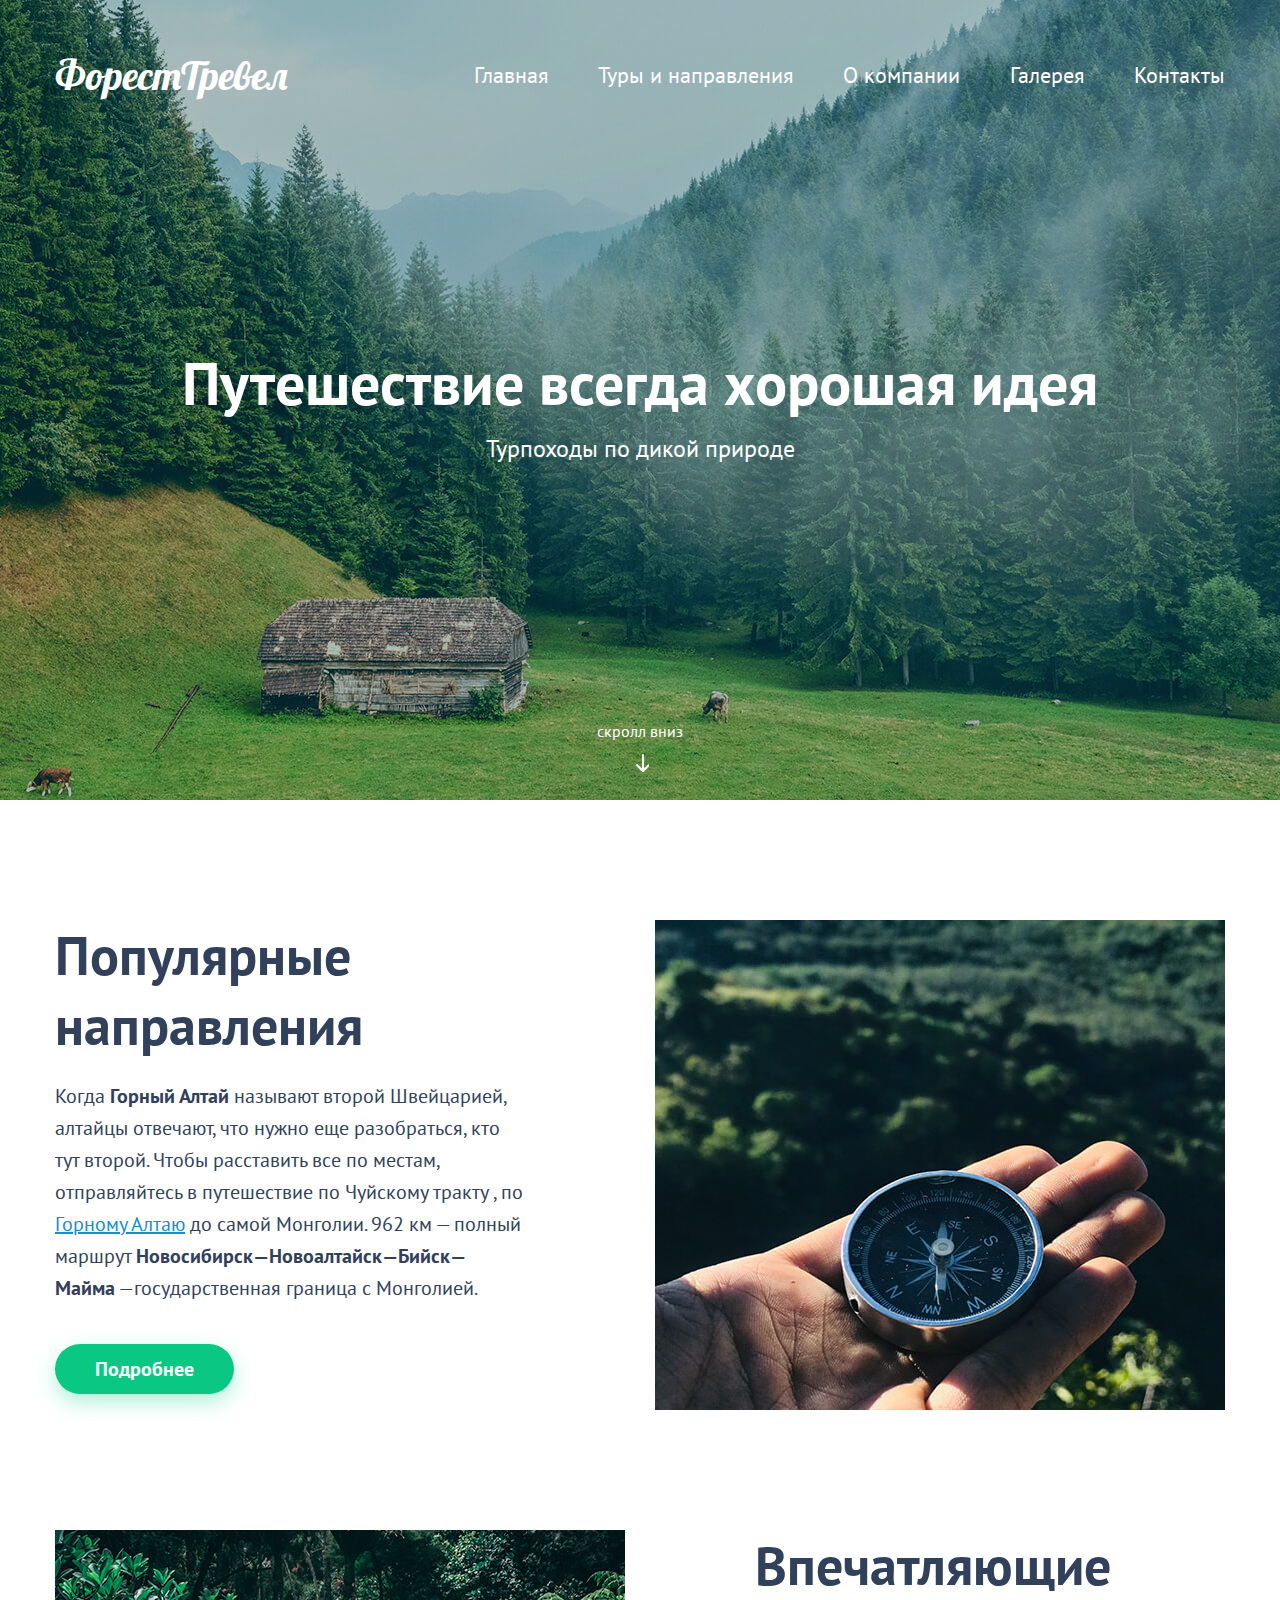
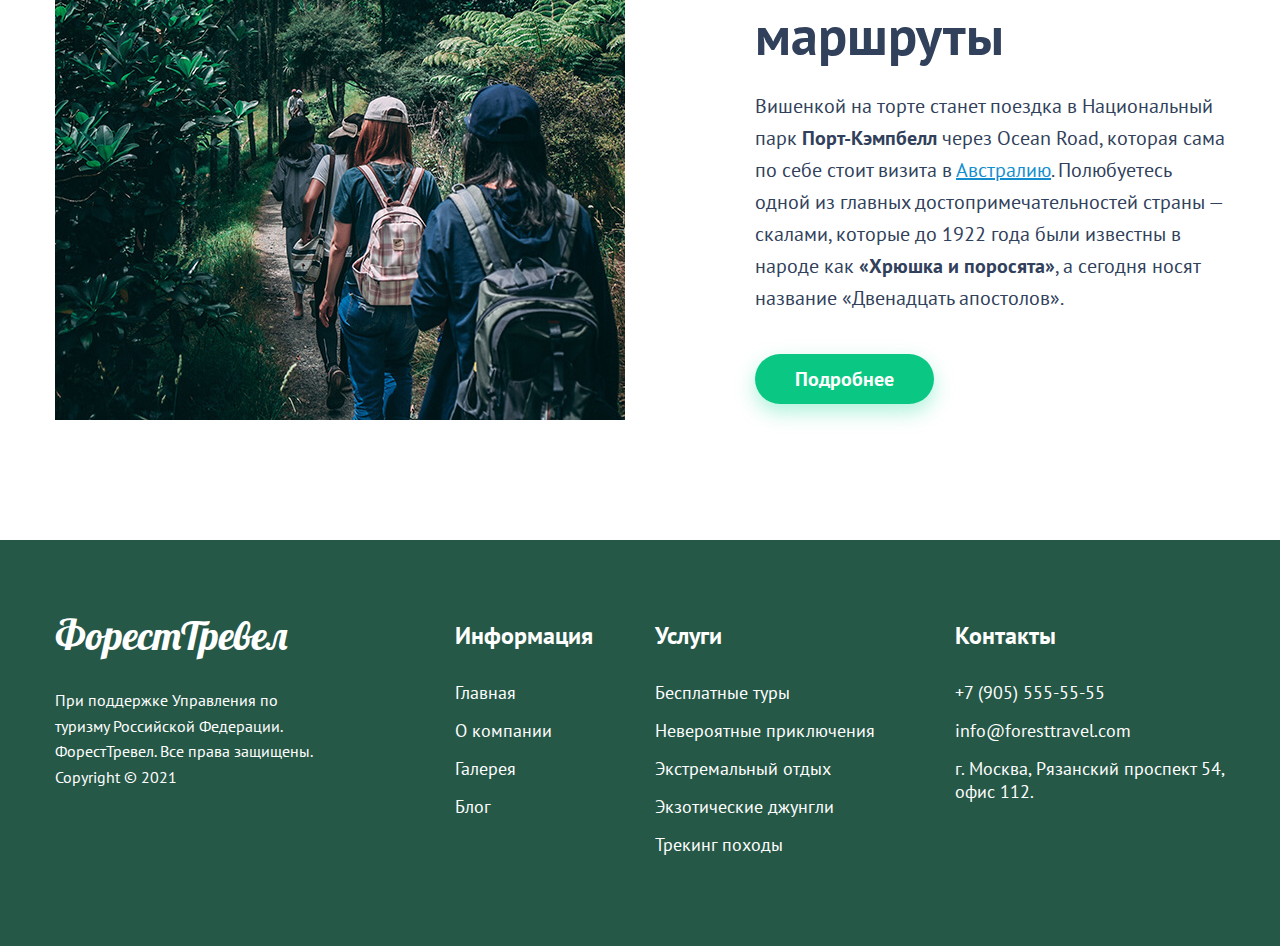
<file: index.html>
<!DOCTYPE html>
<html lang="ru">

<head>
    <meta charset="UTF-8">
    <meta name="viewport" content="width=device-width, initial-scale=1.0">
    <title>Forest travel</title>
    <link rel="stylesheet" href="./css/main.css">
    <link rel="stylesheet" href="./css/media.css">

    <link rel="apple-touch-icon" sizes="180x180" href="img\favicons/apple-touch-icon.png">
    <link rel="icon" type="image/png" sizes="32x32" href="img\favicons/favicon-32x32.png">
    <link rel="icon" type="image/png" sizes="16x16" href="img\favicons/favicon-16x16.png">
    <link rel="manifest" href="img\favicons/site.webmanifest">
    <link rel="mask-icon" href="img\favicons/safari-pinned-tab.svg" color="#5bbad5">
    <link rel="shortcut icon" href="img\favicons/favicon.ico">
    
    <meta name="msapplication-TileColor" content="#00a300">
    <meta name="msapplication-config" content="img\favicons/browserconfig.xml">
    <meta name="theme-color" content="#ffffff">
</head>

<body>
    <header class="header">
        <div class="header-top">
            <div class="logo">ФорестТревел</div>
            <nav class="header-nav">
                <ul class="header-nav-list">
                    <li class="header-nav-list-item">
                        <a class="header-nav-link" href="./index.html">Главная</a>
                    </li>
                    <li class="header-nav-list-item">
                        <a class="header-nav-link" href="./destinations.html">Туры и направления</a>
                    </li>
                    <li class="header-nav-list-item">
                        <a class="header-nav-link" href="./tracking.html">О компании</a>
                    </li>
                    <li class="header-nav-list-item">
                        <a class="header-nav-link" href="#!">Галерея</a>
                    </li>
                    <li class="header-nav-list-item">
                        <a class="header-nav-link" href="./contacts.html">Контакты</a>
                    </li>
                </ul>
                <button class="header-nav-button">
                    <img src="./img/index/menu.svg" alt="Menu button">
                </button>
            </nav>
        </div>
        <div class="header-content">
            <h1 class="header-title">Путешествие всегда хорошая идея</h1>
            <p>Турпоходы по дикой природе</p>
        </div>
        <a href="#scroll" class="header-scroll">скролл вниз</a>
    </header>
    <main class="main" id="scroll">
        <div class="container">
            <!-- Main row -->
            <article class="main-row">
                <div class="main-content">
                    <h2 class="main-header">Популярные направления</h2>
                    <div class="main-content-text">
                        <p>Когда <b>Горный Алтай</b> называют второй Швейцарией, алтайцы отвечают, что нужно еще
                            разобраться, кто
                            тут второй. Чтобы расставить все по местам, отправляйтесь в путешествие по Чуйскому тракту ,
                            по
                            <a href="#!">Горному Алтаю</a> до самой Монголии. 962 км — полный маршрут
                            <b>Новосибирск—Новоалтайск—Бийск—Майма</b>
                            —государственная граница с Монголией.
                        </p>
                    </div>
                    <a href="#!" class="btn">Подробнее</a>
                </div>
                <div class="main-image">
                    <img src="./img/index/post-image.jpg" alt="Популярные направления">
                </div>
            </article>
            <!-- // Main row -->
            <!-- Main row -->
            <article class="main-row ">
                <div class="main-content">
                    <div class="main-content-header">
                        <h2 class="main-header">Впечатляющие маршруты</h2>
                    </div>
                    <div class="main-content-text">
                        <p>Вишенкой на торте станет поездка в Национальный парк <b>Порт-Кэмпбелл</b> через Ocean Road,
                            которая
                            сама по себе стоит визита в <a href="#!">Австралию</a>. Полюбуетесь одной из главных
                            достопримечательностей
                            страны — скалами, которые до 1922 года были известны в народе как <b>«Хрюшка и
                                поросята»</b>, а
                            сегодня носят название «Двенадцать апостолов».
                        </p>
                    </div>
                    <a href="#!" class="btn">Подробнее</a>
                </div>
                <div class="main-image">
                    <img src="./img/index/post-image2.jpg" alt="Популярные направления">
                </div>
            </article>
            <!-- // Main row -->
        </div>
    </main>
    <footer class="footer">
        <div class="container">
            <div class="footer-row">
                <div class="footer-copyright">
                    <div class="footer-logo">
                        <div class="logo">ФорестТревел</div>
                    </div>
                    <p>При поддержке Управления по туризму Российской Федерации. ФорестТревел. Все права защищены.
                        Copyright © 2021</p>
                </div>
                <div class="footer-widgets-wrapper">
                    <div class="footer-widget footer-widget-info">
                        <h3 class="footer-widget-title">Информация</h3>
                        <ul class="footer-widget-list">
                            <li>
                                <a href="#!">Главная</a>
                            </li>
                            <li>
                                <a href="#!">О компании</a>
                            </li>
                            <li>
                                <a href="#!">Галерея</a>
                            </li>
                            <li>
                                <a href="#!">Блог</a>
                            </li>
                        </ul>
                    </div>
                    <div class="footer-widget footer-widget-services">
                        <h3 class="footer-widget-title">Услуги</h3>
                        <ul class="footer-widget-list">
                            <li>
                                <a href="#!">Бесплатные туры</a>
                            </li>
                            <li>
                                <a href="#!">Невероятные приключения</a>
                            </li>
                            <li>
                                <a href="#!">Экстремальный отдых</a>
                            </li>
                            <li>
                                <a href="#!">Экзотические джунгли</a>
                            </li>
                            <li>
                                <a href="#!">Трекинг походы</a>
                            </li>
                        </ul>
                    </div>
                    <div class="footer-widget footer-widget-contacts">
                        <h3 class="footer-widget-title">Контакты</h3>
                        <ul class="footer-widget-list">
                            <li>
                                <a href="#!">+7 (905) 555-55-55</a>
                            </li>
                            <li>
                                <a href="#!">info@foresttravel.com</a>
                            </li>
                            <li>
                                <a href="#!">г. Москва, Рязанский проспект 54, офис 112.</a>
                            </li>
                        </ul>
                    </div>
                </div>
            </div>
        </div>
    </footer>
</body>

</html>
</file>
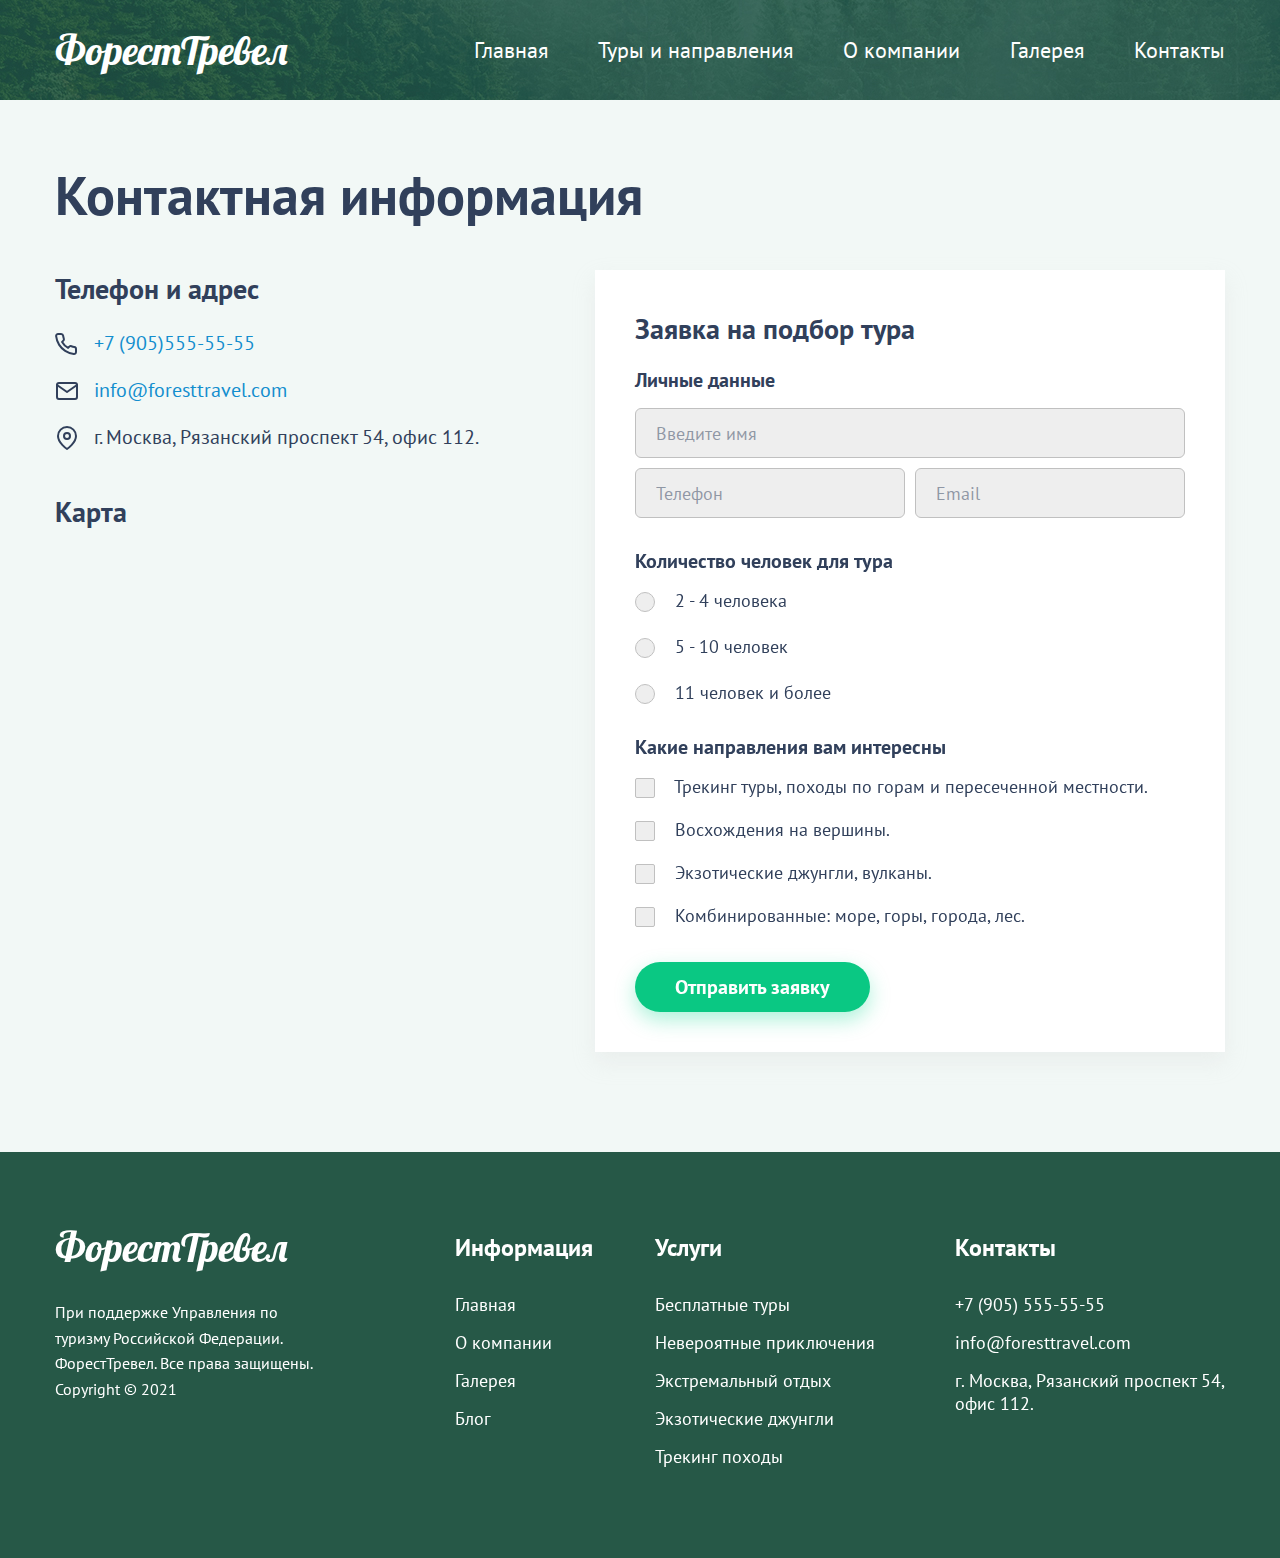
<file: contacts.html>
<!DOCTYPE html>
<html lang="ru">

<head>
    <meta charset="UTF-8">
    <meta name="viewport" content="width=device-width, initial-scale=1.0">
    <title>Forest travel - Контакты</title>
    <link rel="stylesheet" href="./css/main.css">

    <link rel="apple-touch-icon" sizes="180x180" href="img\favicons/apple-touch-icon.png">
    <link rel="icon" type="image/png" sizes="32x32" href="img\favicons/favicon-32x32.png">
    <link rel="icon" type="image/png" sizes="16x16" href="img\favicons/favicon-16x16.png">
    <link rel="manifest" href="img\favicons/site.webmanifest">
    <link rel="mask-icon" href="img\favicons/safari-pinned-tab.svg" color="#5bbad5">
    <link rel="shortcut icon" href="img\favicons/favicon.ico">
    
    <meta name="msapplication-TileColor" content="#00a300">
    <meta name="msapplication-config" content="img\favicons/browserconfig.xml">
    <meta name="theme-color" content="#ffffff">
</head>

<body>
    <header class="other-header">
        <div class="other-header-top">
            <div class="logo">ФорестТревел</div>
            <nav class="header-nav">
                <ul class="header-nav-list">
                    <li class="header-nav-list-item">
                        <a class="header-nav-link" href="./index.html">Главная</a>
                    </li>
                    <li class="header-nav-list-item">
                        <a class="header-nav-link" href="./destinations.html">Туры и направления</a>
                    </li>
                    <li class="header-nav-list-item">
                        <a class="header-nav-link" href="./tracking.html">О компании</a>
                    </li>
                    <li class="header-nav-list-item">
                        <a class="header-nav-link" href="#!">Галерея</a>
                    </li>
                    <li class="header-nav-list-item">
                        <a class="header-nav-link" href="./contacts.html">Контакты</a>
                    </li>
                </ul>
            </nav>
        </div>
    </header>
    <main class="main-section">
        <div class="container">
            <div class="contacts-header">
                <h1 class="main-header">Контактная информация</h1>
            </div>
            <div class="contact-row">
                <div class="contact-info">
                    <div class="contact-block">
                        <h3 class="contact-block-title">
                            Телефон и адрес
                        </h3>
                        <div class="contact-block-body">
                            <ul class="contact-list">
                                <li class="contact-list-icon phone"><a href="tel:+79055555555">+7 (905)555-55-55</a></li>
                                <li class="contact-list-icon email"><a href="mailto:info@foresttravel.com">info@foresttravel.com</a></li>
                                <li class="contact-list-icon adress">г. Москва, Рязанский проспект 54, офис 112.</li>
                            </ul>
                        </div>
                    </div>
                    <div class="contact-block">
                        <h4 class="contact-block-title">
                            Карта
                        </h4>
                        <div class="contact-block-body">
                            <iframe
                                src="https://yandex.ru/map-widget/v1/?um=constructor%3Aeb62d52b52a6a8b49dfc9c50ded04ad3b4e369d1578273174e9430855f359816&amp;source=constructor"
                                width="470" height="345" frameborder="0"></iframe>
                        </div>
                    </div>




                </div>
                <form class="form">
                    <h3 class="form-title">Заявка на подбор тура</h3>
                    <fieldset class="form-group">
                        <legend class="form-group-title">Личные данные</legend>
                        <div class="form-group-row">
                            <input class="input" type="text" placeholder="Введите имя" required>
                        </div>

                        <div class="form-group-row">
                            <input class="input" type="tel" placeholder="Телефон" required>
                            <input class="input" type="email" placeholder="Email" required>
                        </div>
                    </fieldset>
                    <!-- // form-group -->

                    <fieldset class="form-group">
                        <legend class="form-group-title">Количество человек для тура</legend>
                        <label class="radio-row">
                            <input name="number-of-people" class="real-radio" type="radio">
                            <span class="custom-radio"></span>
                            2 - 4 человека
                        </label>
                        <label class="radio-row">
                            <input name="number-of-people" class="real-radio" type="radio">
                            <span class="custom-radio"></span>
                            5 - 10 человек
                        </label>
                        <label class="radio-row">
                            <input name="number-of-people" class="real-radio" type="radio">
                            <span class="custom-radio"></span>
                            11 человек и более
                        </label>
                    </fieldset>
                    <!-- // form-group -->
                    <fieldset class="form-group">
                        <legend class="form-group-title">Какие направления вам интересны</legend>
                        <label class="checkbox-row">
                            <input name="1" class="real-checkbox" type="checkbox">
                            <span class="custom-checkbox"></span>
                            Трекинг туры, походы по горам и пересеченной местности.
                        </label>
                        <label class="checkbox-row">
                            <input name="2" class="real-checkbox" type="checkbox">
                            <span class="custom-checkbox"></span>
                            Восхождения на вершины.
                        </label>
                        <label class="checkbox-row">
                            <input name="3" class="real-checkbox" type="checkbox">
                            <span class="custom-checkbox"></span>
                            Экзотические джунгли, вулканы.
                        </label>
                        <label class="checkbox-row">
                            <input name="4" class="real-checkbox" type="checkbox">
                            <span class="custom-checkbox"></span>
                            Комбинированные: море, горы, города, лес.
                        </label>
                    </fieldset>
                    <!-- // form-group -->
                    <button class="submit-btn" type="submit">Отправить заявку</button>
                </form>
            </div>
        </div>
    </main>
    <footer class="footer">
        <div class="container">
            <div class="footer-row">
                <div class="footer-copyright">
                    <div class="footer-logo">
                        <div class="logo">ФорестТревел</div>
                    </div>
                    <p>При поддержке Управления по туризму Российской Федерации. ФорестТревел. Все права защищены.
                        Copyright © 2021</p>
                </div>
                <div class="footer-widgets-wrapper">
                    <div class="footer-widget footer-widget-info">
                        <h3 class="footer-widget-title">Информация</h3>
                        <ul class="footer-widget-list">
                            <li>
                                <a href="./index.html">Главная</a>
                            </li>
                            <li>
                                <a href="#!">О компании</a>
                            </li>
                            <li>
                                <a href="#!">Галерея</a>
                            </li>
                            <li>
                                <a href="#!">Блог</a>
                            </li>
                        </ul>
                    </div>
                    <div class="footer-widget footer-widget-services">
                        <h3 class="footer-widget-title">Услуги</h3>
                        <ul class="footer-widget-list">
                            <li>
                                <a href="#!">Бесплатные туры</a>
                            </li>
                            <li>
                                <a href="#!">Невероятные приключения</a>
                            </li>
                            <li>
                                <a href="#!">Экстремальный отдых</a>
                            </li>
                            <li>
                                <a href="#!">Экзотические джунгли</a>
                            </li>
                            <li>
                                <a href="#!">Трекинг походы</a>
                            </li>
                        </ul>
                    </div>
                    <div class="footer-widget footer-widget-contacts">
                        <h3 class="footer-widget-title">Контакты</h3>
                        <ul class="footer-widget-list">
                            <li>
                                <a href="#!">+7 (905) 555-55-55</a>
                            </li>
                            <li>
                                <a href="#!">info@foresttravel.com</a>
                            </li>
                            <li>
                                <a href="#!">г. Москва, Рязанский проспект 54, офис 112.</a>
                            </li>
                        </ul>
                    </div>
                </div>
            </div>
        </div>
    </footer>
</body>

</html>
</file>
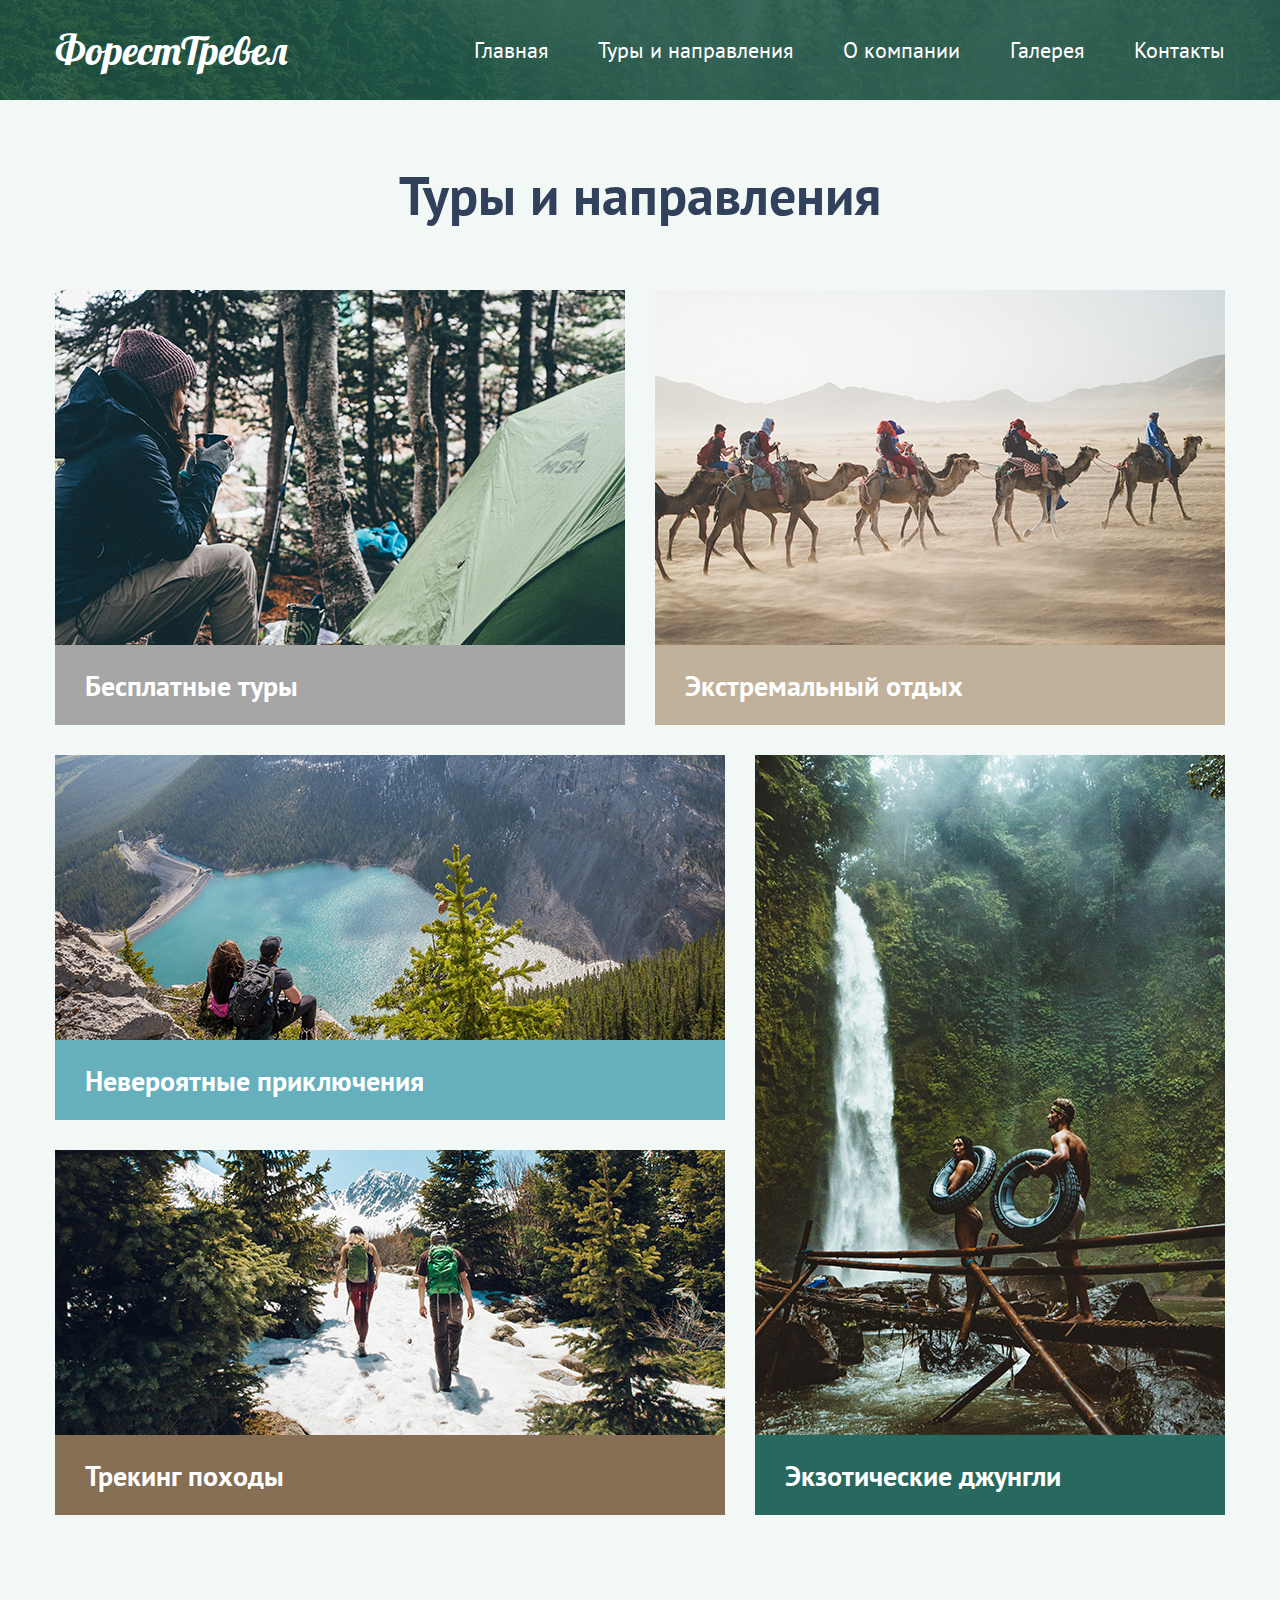
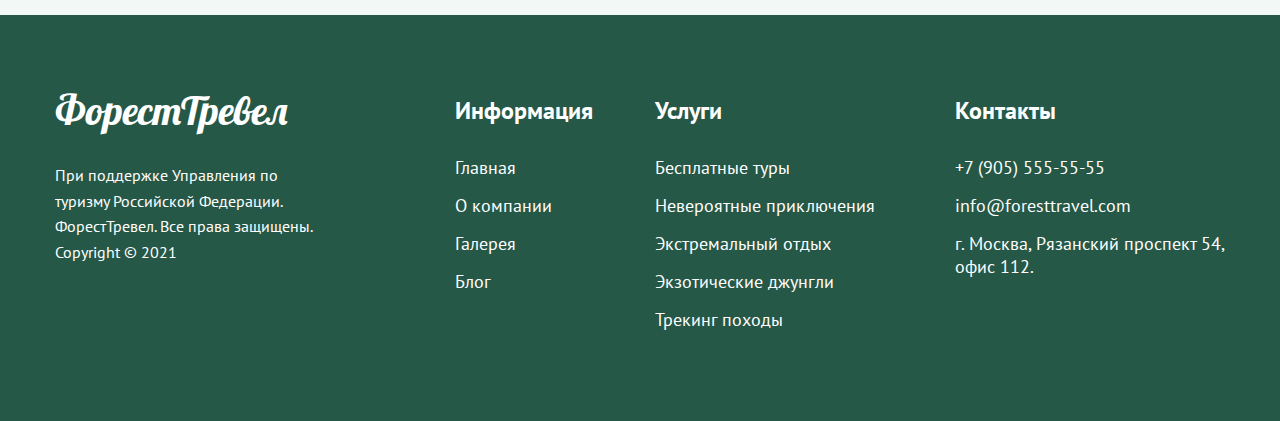
<file: destinations.html>
<!DOCTYPE html>
<html lang="ru">

<head>
    <meta charset="UTF-8">
    <meta name="viewport" content="width=device-width, initial-scale=1.0">
    <title>Forest travel - Туры и направления</title>
    <link rel="stylesheet" href="./css/main.css">

    <link rel="apple-touch-icon" sizes="180x180" href="img\favicons/apple-touch-icon.png">
    <link rel="icon" type="image/png" sizes="32x32" href="img\favicons/favicon-32x32.png">
    <link rel="icon" type="image/png" sizes="16x16" href="img\favicons/favicon-16x16.png">
    <link rel="manifest" href="img\favicons/site.webmanifest">
    <link rel="mask-icon" href="img\favicons/safari-pinned-tab.svg" color="#5bbad5">
    <link rel="shortcut icon" href="img\favicons/favicon.ico">
    
    <meta name="msapplication-TileColor" content="#00a300">
    <meta name="msapplication-config" content="img\favicons/browserconfig.xml">
    <meta name="theme-color" content="#ffffff">
</head>

<body>
    <header class="other-header">
        <div class="other-header-top">
            <div class="logo">ФорестТревел</div>
            <nav class="header-nav">
                <ul class="header-nav-list">
                    <li class="header-nav-list-item">
                        <a class="header-nav-link" href="./index.html">Главная</a>
                    </li>
                    <li class="header-nav-list-item">
                        <a class="header-nav-link" href="./destinations.html">Туры и направления</a>
                    </li>
                    <li class="header-nav-list-item">
                        <a class="header-nav-link" href="./tracking.html">О компании</a>
                    </li>
                    <li class="header-nav-list-item">
                        <a class="header-nav-link" href="#!">Галерея</a>
                    </li>
                    <li class="header-nav-list-item">
                        <a class="header-nav-link" href="./contacts.html">Контакты</a>
                    </li>
                </ul>
            </nav>
        </div>
    </header>
    <main class="main-section">
        <div class="container">
            <div class="main-destinations-header">
                <h1 class="main-header">Туры и направления</h1>
            </div>
            <div class="cards-wrapper">
                <div class="cards-row">
                    <a href="#!" class="standart-card">
                        <picture><img src="./img/destinations/01.jpg" alt="Бесплатные туры"></picture>
                        <div class="card-title-wrapper gray-color">
                            <h2 class="card-title">Бесплатные туры</h2>
                        </div>
                    </a>
                    <a href="#!" class="standart-card">
                        <picture><img src="./img/destinations/02.jpg" alt="Экстремальный отдых"></picture>
                        <div class="card-title-wrapper sand-color">
                            <h2 class="card-title">Экстремальный отдых</h2>
                        </div>
                    </a>
                </div>
                <div class="cards-row">
                    <div class="cards-column">
                        <a href="#!" class="wide-card">
                            <picture><img src="./img/destinations/03.jpg" alt="Невероятные приключения"></picture>
                            <div class="card-title-wrapper aqua-color">
                                <h2 class="card-title">Невероятные приключения</h2>
                            </div>
                        </a>
                        <a href="tracking.html" class="wide-card">
                            <picture><img src="./img/destinations/04.jpg" alt="Трекинг походы"></picture>
                            <div class="card-title-wrapper dirt-color">
                                <h2 class="card-title">Трекинг походы</h2>
                            </div>
                        </a>
                    </div>
                    <a href="#!" class="high-card">
                        <img src="./img/destinations/05.jpg" alt="Экзотические джунгли">
                        <div class="card-title-wrapper forest-color">
                            <h2 class="card-title">Экзотические джунгли</h2>
                        </div>
                    </a>
                </div>
            </div>
        </div>
    </main>
    <footer class="footer">
        <div class="container">
            <div class="footer-row">
                <div class="footer-copyright">
                    <div class="footer-logo">
                        <div class="logo">ФорестТревел</div>
                    </div>
                    <p>При поддержке Управления по туризму Российской Федерации. ФорестТревел. Все права защищены.
                        Copyright © 2021</p>
                </div>
                <div class="footer-widgets-wrapper">
                    <div class="footer-widget footer-widget-info">
                        <h3 class="footer-widget-title">Информация</h3>
                        <ul class="footer-widget-list">
                            <li>
                                <a href="./index.html">Главная</a>
                            </li>
                            <li>
                                <a href="#!">О компании</a>
                            </li>
                            <li>
                                <a href="#!">Галерея</a>
                            </li>
                            <li>
                                <a href="#!">Блог</a>
                            </li>
                        </ul>
                    </div>
                    <div class="footer-widget footer-widget-services">
                        <h3 class="footer-widget-title">Услуги</h3>
                        <ul class="footer-widget-list">
                            <li>
                                <a href="#!">Бесплатные туры</a>
                            </li>
                            <li>
                                <a href="#!">Невероятные приключения</a>
                            </li>
                            <li>
                                <a href="#!">Экстремальный отдых</a>
                            </li>
                            <li>
                                <a href="#!">Экзотические джунгли</a>
                            </li>
                            <li>
                                <a href="#!">Трекинг походы</a>
                            </li>
                        </ul>
                    </div>
                    <div class="footer-widget footer-widget-contacts">
                        <h3 class="footer-widget-title">Контакты</h3>
                        <ul class="footer-widget-list">
                            <li>
                                <a href="#!">+7 (905) 555-55-55</a>
                            </li>
                            <li>
                                <a href="#!">info@foresttravel.com</a>
                            </li>
                            <li>
                                <a href="#!">г. Москва, Рязанский проспект 54, офис 112.</a>
                            </li>
                        </ul>
                    </div>
                </div>
            </div>
        </div>
    </footer>
</body>

</html>
</file>
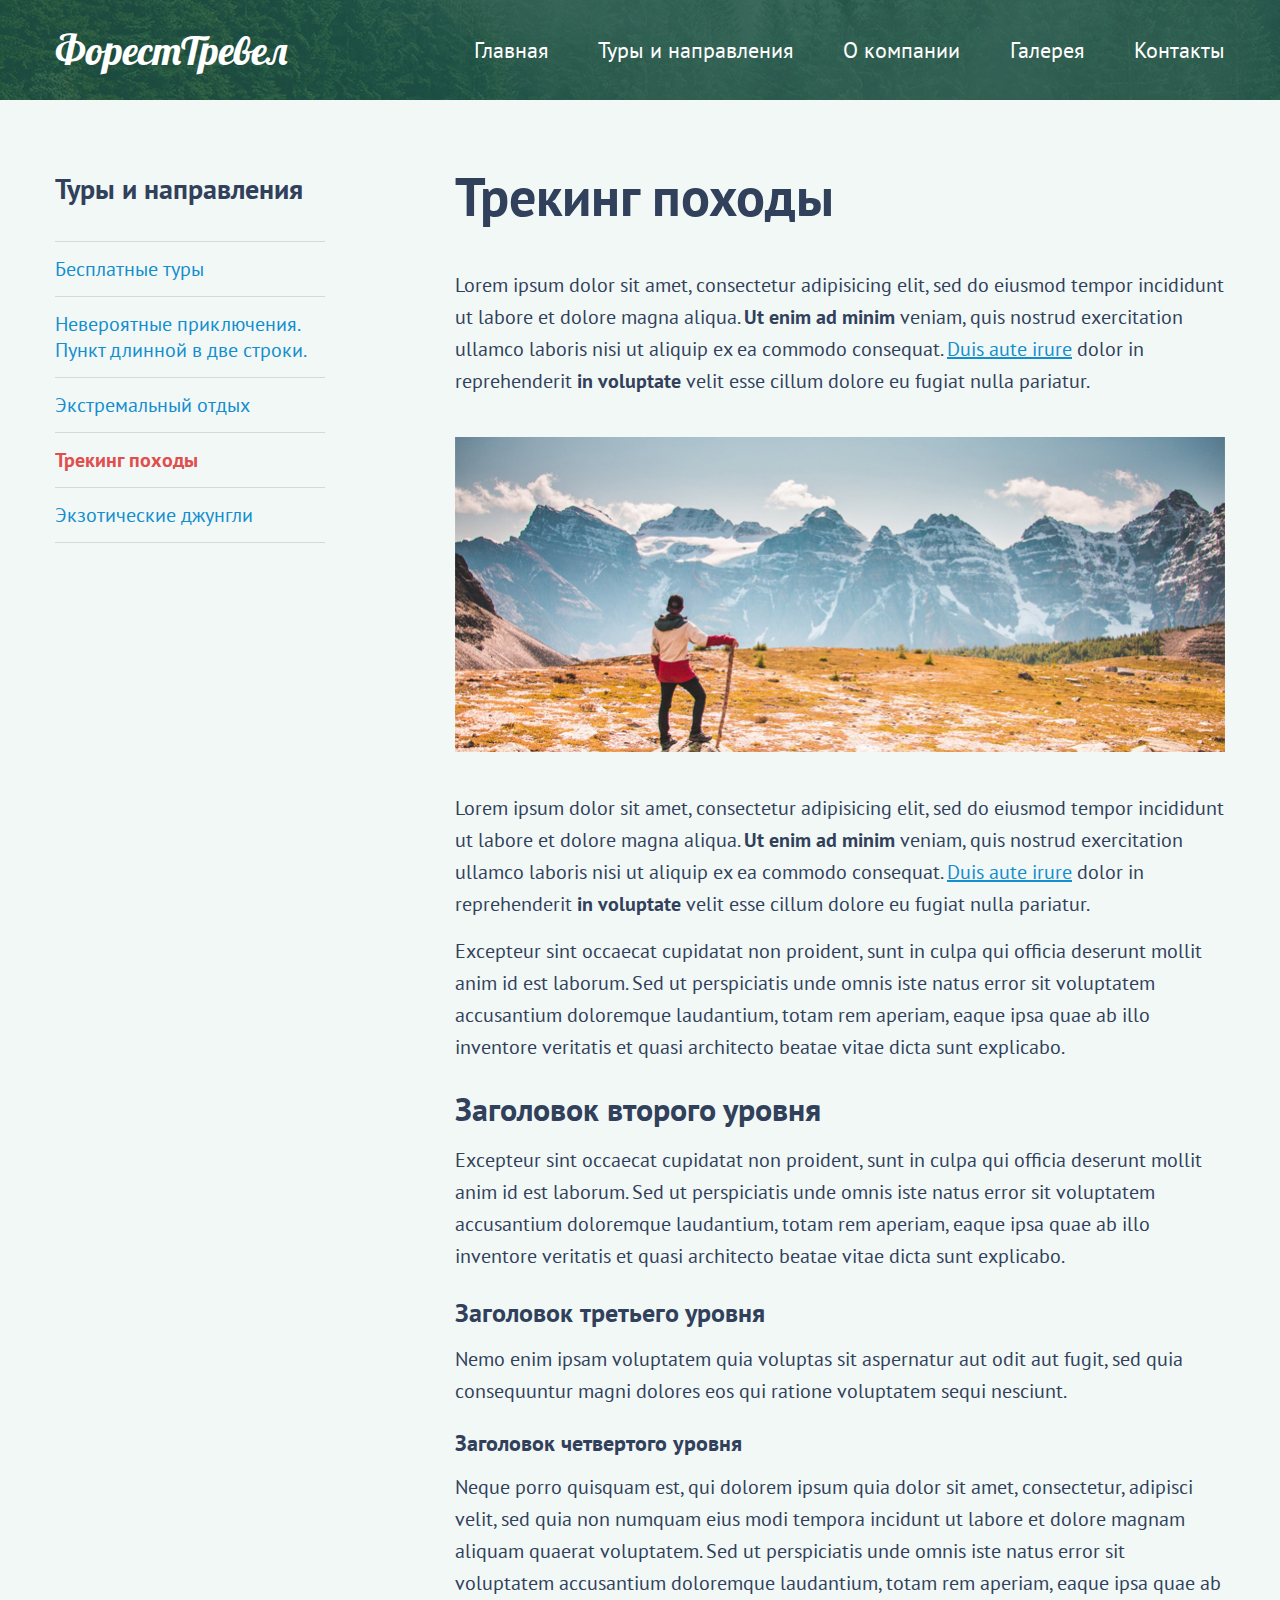
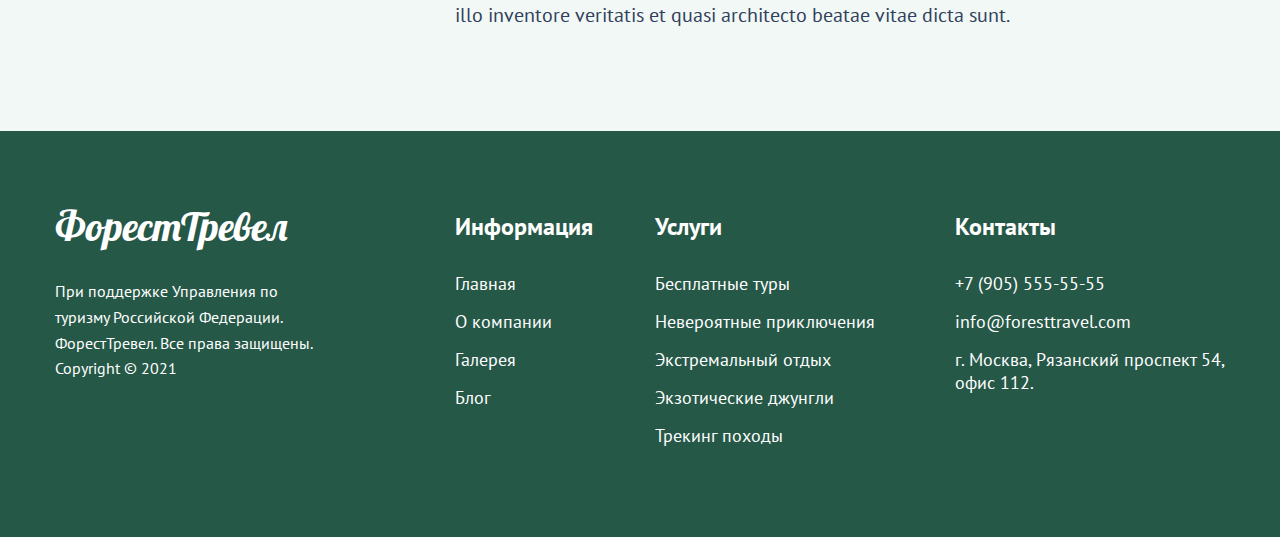
<file: tracking.html>
<!DOCTYPE html>
<html lang="ru">

<head>
    <meta charset="UTF-8">
    <meta name="viewport" content="width=device-width, initial-scale=1.0">
    <title>Forest travel - О компании</title>
    <link rel="stylesheet" href="./css/main.css">

    <link rel="apple-touch-icon" sizes="180x180" href="img\favicons/apple-touch-icon.png">
    <link rel="icon" type="image/png" sizes="32x32" href="img\favicons/favicon-32x32.png">
    <link rel="icon" type="image/png" sizes="16x16" href="img\favicons/favicon-16x16.png">
    <link rel="manifest" href="img\favicons/site.webmanifest">
    <link rel="mask-icon" href="img\favicons/safari-pinned-tab.svg" color="#5bbad5">
    <link rel="shortcut icon" href="img\favicons/favicon.ico">
    
    <meta name="msapplication-TileColor" content="#00a300">
    <meta name="msapplication-config" content="img\favicons/browserconfig.xml">
    <meta name="theme-color" content="#ffffff">
</head>

<body>
    <header class="other-header">
        <div class="other-header-top">
            <div class="logo">ФорестТревел</div>
            <nav class="header-nav">
                <ul class="header-nav-list">
                    <li class="header-nav-list-item">
                        <a class="header-nav-link" href="./index.html">Главная</a>
                    </li>
                    <li class="header-nav-list-item">
                        <a class="header-nav-link" href="./destinations.html">Туры и направления</a>
                    </li>
                    <li class="header-nav-list-item">
                        <a class="header-nav-link" href="./tracking.html">О компании</a>
                    </li>
                    <li class="header-nav-list-item">
                        <a class="header-nav-link" href="#!">Галерея</a>
                    </li>
                    <li class="header-nav-list-item">
                        <a class="header-nav-link" href="./contacts.html">Контакты</a>
                    </li>
                </ul>
            </nav>
        </div>
    </header>
    <main class="main-section">
        <div class="container">
            <div class="row-tracking-page">
                <nav class="hot-nav">
                    <h3>Туры и направления</h3>
                    <ul class="hot-nav-list">
                        <li>
                            <a href="#!">Бесплатные туры</a>
                        </li>
                        <li>
                            <a href="#!">Невероятные приключения. Пункт длинной в две строки.</a>
                        </li>
                        <li>
                            <a href="#!">Экстремальный отдых</a>
                        </li>
                        <li>
                            <a href="#!" class="active">Трекинг походы</a>
                        </li>
                        <li>
                            <a href="#!">Экзотические джунгли</a>
                        </li>
                    </ul>
                </nav>
                <article class="article">
                    <h1>Трекинг походы</h1>
                    <p>Lorem ipsum dolor sit amet, consectetur adipisicing elit, sed do eiusmod tempor incididunt ut
                        labore et dolore magna aliqua. <b>Ut enim ad minim</b> veniam, quis nostrud exercitation ullamco
                        laboris nisi ut aliquip ex ea commodo consequat. <a href="#!">Duis aute irure</a> dolor in reprehenderit <b>in
                            voluptate</b> velit esse cillum dolore eu fugiat nulla pariatur.</p>
                    <img src="./img/articles/tracking.jpg" alt="Трекинг походы">
                    <p>Lorem ipsum dolor sit amet, consectetur adipisicing elit, sed do eiusmod tempor incididunt ut
                        labore et dolore magna aliqua. <b>Ut enim ad minim</b> veniam, quis nostrud exercitation ullamco
                        laboris nisi ut aliquip ex ea commodo consequat. <a href="#!">Duis aute irure</a> dolor in reprehenderit <b>in
                            voluptate</b> velit esse cillum dolore eu fugiat nulla pariatur.</p>
                    <p>Excepteur sint occaecat cupidatat non proident, sunt in culpa qui officia deserunt mollit anim id
                        est laborum. Sed ut perspiciatis unde omnis iste natus error sit voluptatem accusantium
                        doloremque laudantium, totam rem aperiam, eaque ipsa quae ab illo inventore veritatis et quasi
                        architecto beatae vitae dicta sunt explicabo. </p>
                    <h2>Заголовок второго уровня</h2>
                    <p>Excepteur sint occaecat cupidatat non proident, sunt in culpa qui officia deserunt mollit anim id
                        est laborum. Sed ut perspiciatis unde omnis iste natus error sit voluptatem accusantium
                        doloremque laudantium, totam rem aperiam, eaque ipsa quae ab illo inventore veritatis et quasi
                        architecto beatae vitae dicta sunt explicabo. </p>
                    <h3>Заголовок третьего уровня</h3>
                    <p>Nemo enim ipsam voluptatem quia voluptas sit aspernatur aut odit aut fugit, sed quia consequuntur
                        magni dolores eos qui ratione voluptatem sequi nesciunt. </p>
                    <h4>Заголовок четвертого уровня</h4>
                    <p>Neque porro quisquam est, qui dolorem ipsum quia dolor sit amet, consectetur, adipisci velit, sed
                        quia non numquam eius modi tempora incidunt ut labore et dolore magnam aliquam quaerat
                        voluptatem. Sed ut perspiciatis unde omnis iste natus error sit voluptatem accusantium
                        doloremque laudantium, totam rem aperiam, eaque ipsa quae ab illo inventore veritatis et quasi
                        architecto beatae vitae dicta sunt.</p>
                </article>
            </div>
        </div>
    </main>
    <footer class="footer">
        <div class="container">
            <div class="footer-row">
                <div class="footer-copyright">
                    <div class="footer-logo">
                        <div class="logo">ФорестТревел</div>
                    </div>
                    <p>При поддержке Управления по туризму Российской Федерации. ФорестТревел. Все права защищены.
                        Copyright © 2021</p>
                </div>
                <div class="footer-widgets-wrapper">
                    <div class="footer-widget footer-widget-info">
                        <h3 class="footer-widget-title">Информация</h3>
                        <ul class="footer-widget-list">
                            <li>
                                <a href="./index.html">Главная</a>
                            </li>
                            <li>
                                <a href="#!">О компании</a>
                            </li>
                            <li>
                                <a href="#!">Галерея</a>
                            </li>
                            <li>
                                <a href="#!">Блог</a>
                            </li>
                        </ul>
                    </div>
                    <div class="footer-widget footer-widget-services">
                        <h3 class="footer-widget-title">Услуги</h3>
                        <ul class="footer-widget-list">
                            <li>
                                <a href="#!">Бесплатные туры</a>
                            </li>
                            <li>
                                <a href="#!">Невероятные приключения</a>
                            </li>
                            <li>
                                <a href="#!">Экстремальный отдых</a>
                            </li>
                            <li>
                                <a href="#!">Экзотические джунгли</a>
                            </li>
                            <li>
                                <a href="#!">Трекинг походы</a>
                            </li>
                        </ul>
                    </div>
                    <div class="footer-widget footer-widget-contacts">
                        <h3 class="footer-widget-title">Контакты</h3>
                        <ul class="footer-widget-list">
                            <li>
                                <a href="#!">+7 (905) 555-55-55</a>
                            </li>
                            <li>
                                <a href="#!">info@foresttravel.com</a>
                            </li>
                            <li>
                                <a href="#!">г. Москва, Рязанский проспект 54, офис 112.</a>
                            </li>
                        </ul>
                    </div>
                </div>
            </div>
        </div>
    </footer>
</body>

</html>
</file>
<file: css/media.css>
/* Tablet */

@media (max-width: 1199px) {
    .container {
        width: 900px;
    }

    .header {
        height: 591px;
    }

    .header-top {
        width: 100%;
        padding-left: 15px;
        padding-right: 15px;
    }

     .header-content {
        width: 900px;
    }

    .header-nav-list {
        display: none;
    }

    .header-nav-button {
        display: block;
    }

    .header-title {
        font-size: 52px;
    }

    .header-scroll {
        font-size: 0;
    }

    /* Main */

    .main {
        padding: 80px 0;
    }

    .main-row {
        margin-bottom: 80px;
    }

    .main-content {
        width: 420px;
    }

    .main-image {
        width: 420px;
    }

    .main-header {
        font-size: 50px;
        line-height: 1;
    }

    .main-content-text {
        font-size: 18px;
        margin-bottom: 20px;
    }

    /* Footer */

    .footer {
        padding: 50px 0;
    }

    .footer-widget-services {
        display: none;
    }

    .footer-logo {
        margin-bottom: 20px;
    }

    .footer-logo .logo {
        font-size: 30px;
    }

    .footer-copyright p {
        font-size: 14px;
    }

    .footer-widget-title {
        margin-bottom: 20px;
    }
}

/* Mobile */

@media (max-width: 899px) {
    .container {
        width: 600px;
    }

    .header-top {
        width: 100%;
    }

    .header-content {
        width: 600px;
    }

    .header-title {
        font-size: 42px;
    }

    .header-content {
        width: 100%;
    }

    .header-content p {
        font-size: 20px;
    }

    /* Main */

    .main {
        padding: 60px 0;
    }

    .main-row {
        flex-direction: row-reverse;
        margin-bottom: 60px;
    }

    .main-image {
        width: 170px;
        margin-right: 30px;
        flex-shrink: 0;
    }

    .main-image img {
        width: 100%;
        height: 100%;
        object-fit: cover;
    }

    .main-content {
        width: auto;
    }

    .main-header {
        font-size: 42px;
    }

    .main-content-text {
        font-size: 16px;
    }

    .btn {
        height: 46px;
        font-size: 18px;
        padding-left: 30px;
        padding-right: 30px;
        line-height: 46px;
    }

    /* Footer */

    .footer {
        padding: 40px 0;
    }

    .footer-row {
        flex-wrap: wrap;
    }

    .footer-widget + .footer-widget {
        margin-left: 0;
    }

    .footer-widgets-wrapper {
        width: 100%;
        padding-top: 0;
    }

    .footer-widgets-wrapper > * {
        width: 50%;
        margin-bottom: 50px;
    }

    .footer-copyright {
        order: 1;
        width: auto;
    }
}

/* Mobile XS */

@media (max-width: 599px) {
    .container {
        width: 320px;
    }

    .header-top {
        width: 100%;
    }

    .header-content {
        width: 320px;
    }

    .logo {
        font-size: 30px;
    }

    .header-title {
        font-size: 32px;
        margin-bottom: 10px;
    }

    .header-content {
        width: 100%;
    }

    .header-content p {
        font-size: 18px;
    }

    /* Main */

    .main {
        padding: 40px 0;
    }

    .main .container {
        width: 100%;
    }

    .main-header {
        font-size: 34px;
    }

    .main-image {
        width: auto;
        height: 150px;
        margin-right: 0;
        margin-bottom: 20px;
    }

    .main-row {
        flex-direction: column-reverse;
        margin-bottom: 40px;
    }

    .main-row:nth-child(even) {
        flex-direction: column-reverse;
    }

    /* Footer */

    .footer {
        text-align: center;
    }

    .footer-row {
        flex-direction: column;
    }

    .footer-widgets-wrapper {
        flex-direction: column;
        align-items: center;
        margin-bottom: 40px;
    }

    .footer-widget-services {
        display: block;
    }

    .footer-widget {
        margin-bottom: 40px;
    }

    .footer-widget:last-child {
        margin-bottom: 0;
    }

    .footer-widget + .footer-widget {
        margin-left: 0;
    }

    .footer-widgets-wrapper > * {
        width: auto;
    }

    .footer-widget-title {
        margin-bottom: 10px;
    }

    .footer-logo {
        margin-bottom: 10px;
    }

    .footer-widget-title {
        font-size: 20px;
        margin-bottom: 10px;
    }

    .footer-widget-list {
        font-size: 16px;
    }

    .footer-widget-list li:not(:last-child) {
        margin-bottom: 10px;
    }
}
</file>
<file: css/main.css>
@import "./reset.css";
@import url('https://fonts.googleapis.com/css2?family=Lobster&family=PT+Sans:wght@400;700&display=swap');

html {
    height: 100%; /* Sticky footer */
    scroll-behavior: smooth;
}

body {
    height: 100%; /* Sticky footer */
    display: flex; /* Sticky footer */
    flex-direction: column; /* Sticky footer */
    font-family: 'PT Sans', sans-serif;
    line-height: normal;
    color: #31405B;
}

body > * {
    flex-shrink: 0; /* Sticky footer */
}

input {
    font-family: 'PT Sans', sans-serif;
}

.clean { /* УДАЛИТЬ! */
    display: none;
}

.container {
    width: 1200px;
    padding: 0 15px;
    margin: 0 auto;
}

.main-section {
    padding-top: 60px;
    padding-bottom: 100px;
    background-color: #F2F8F6;
}

.main-header {
    font-size: 54px;
    font-weight: 700;
    margin-bottom: 20px;
}

/* 
font-family: 'Lobster', sans-serif;
font-family: 'PT Sans', sans-serif;
*/

/* Header */

.header {
    position: relative;
    height: 800px;
    padding-top: 50px;
    background-color: #265847;
    background-image: url(../img/index/header-bg.jpg);
    background-position: center;
    background-size: cover;
    color: #FFF;
}

.header-top {
    display: flex;
    justify-content: space-between;
    align-items: center;

    width: 1170px;
    margin: 0 auto;
}

.logo {
    font-family: 'Lobster', sans-serif;
    font-size: 40px;
}

.header-nav {
    font-size: 22px;
}

.header-nav-button {
    display: none;
}

.header-nav-list {
    display: flex;
}

.header-nav-list-item:not(:last-child) {
    margin-right: 50px;
}

.header-nav-link {
    color: #FFF;
}

.header-content {
    position: absolute;
    top: 50%;
    left: 50%;
    transform: translate(-50%, -50%);

    width: 1170px;
    text-align: center;
}

.header-title {
    font-size: 60px;
    margin-bottom: 20px;
    font-weight: 700;
    margin-top: 16px;
    line-height: 1;
}

.header-content p {
    font-size: 24px;
}

.header-scroll {
    position: absolute;
    bottom: 25px;
    left: 50%;
    transform: translateX(-50%);

    display: inline-block;
    padding-bottom: 34px;

    color: #FFF;
}

.header-scroll::after {
    position: absolute;
    bottom: 0;
    left: 50%;
    transform: translateX(-50%);

    content: "";
    display: block;
    width: 18px;
    height: 24px;
    background-image: url(../img/index/arrow-down.svg);
}

/* Main */

.main {
    padding: 120px 0;
}

.main-row {
    display: flex;
    justify-content: space-between;
    margin-bottom: 120px;
}

.main-row:last-child {
    margin-bottom: 0;
}

.main-row:nth-child(even) {
    flex-direction: row-reverse;
}

.main-content {
    width: 470px;
}

.main-content-header {
    margin-bottom: 20px;
}

.main-image {
    width: 570px;
}

.main-content-text {
    color: #31405B;
    font-size: 20px;
    line-height: 1.6;
    margin-bottom: 40px;
}

.main-content-text a {
    color: #138ECE;
    text-decoration: underline;
}

.main-content-text p {
    margin-bottom: 15px;
}

.btn {
    display: inline-block;
    padding-left: 40px;
    padding-right: 40px;
    height: 50px;

    border-radius: 50px;
    background: #0AC883;
    box-shadow: 0px 8px 20px 0px rgba(24, 219, 148, 0.35);

    color: #FFF;
    text-align: center;
    font-size: 20px;
    font-weight: 700;
    line-height: 50px;
}


/* Footer */

.footer {
    margin-top: auto; /* Sticky footer */
    background-color: #265847;
    padding-top: 70px;
    padding-bottom: 90px;
    color: #FFF;
}

.footer a {
    color: #FFF;
}

.footer-row {
    display: flex;
    justify-content: space-between;
}

.footer-widgets-wrapper {
    display: flex;
    padding-top: 10px;
}

.footer-copyright {
    width: 270px;
}

.footer-copyright p {
    line-height: 1.6;
}

.footer-logo {
    margin-bottom: 28px;
}

.footer-widget {
    font-size: 18px;
}

.footer-widget + .footer-widget {
    margin-left: 30px;
}

.footer-widget-info {
    width: 170px;
}

.footer-widget-services, .footer-widget-contacts {
    width: 270px;
}

.footer-widget-title {
    font-size: 24px;
    font-weight: 700;
    margin-bottom: 30px;
}

.footer-widget-list li:not(:last-child) {
    margin-bottom: 15px;
}

/* Destionations */

.other-header {
    height: 100px;
    padding: 25px 0;
    background-color: #265847;
    background-image: url(../img/destinations/header.jpg);
    background-position: center;
    background-size: cover;
    color: #FFF;
}

.other-header-top {
    display: flex;
    justify-content: space-between;
    align-items: center;

    width: 1170px;
    margin: 0 auto;
}

/* Main destinations */

.main-destinations-header {
    margin-bottom: 60px;
    text-align: center;
}

/* Cards */

.cards-wrapper {
    display: flex;
    flex-direction: column;
    row-gap: 30px;
}

.standart-card {
    width: 570px;
}

.standart-card, .high-card, .wide-card {
    color: #FFF;
    transition: .3s ease-in;
}

.standart-card:hover, .high-card:hover, .wide-card:hover {
    opacity: 0.9;
}

.wide-card {
    width: 670px;
}

.high-card {
    width: 470px;
}

.card-title-wrapper {
    display: flex;
    align-items: center;
    height: 80px;
    padding: 0 30px;

    overflow: hidden;
    white-space: nowrap;
}

.cards-row {
    display: flex;
    justify-content: space-between;
}

.card-title {
    font-size: 28px;
    font-weight: 700;
    text-overflow: ellipsis;

    overflow: hidden;
}

.cards-column {
    display: flex;
    flex-direction: column;
    justify-content: space-between;
}

.card-title-wrapper.gray-color {
    background-color: #A6A6A6;
}

.card-title-wrapper.dirt-color {
    background-color: #876F56;
}

.card-title-wrapper.aqua-color {
    background-color: #66B0BE;
}

.card-title-wrapper.sand-color {
    background-color: #C1B19B;
}

.card-title-wrapper.forest-color {
    background-color: #27695E;
}

/* Tracking */

.row-tracking-page {
    display: flex;
    justify-content: space-between;
    padding-top: 10px;
}

.hot-nav-list {
    width: 270px;
    flex-shrink: 0;
    flex-grow: 0;
    border-top: 1px solid #D6D9D8;
    font-size: 20px;
}

.hot-nav h3 {
    font-size: 28px;
    font-weight: 700;
    margin-bottom: 34px;
}

.hot-nav li {
    color: #138ECE;
    border-bottom: 1px solid #D6D9D8;
}

.hot-nav-list a {
    display: block;
    color: #138ECE;
    padding: 14px 0;
    transition: font-size 0.2s ease-in;
}

.hot-nav-list a.active {
    color: #E04E4E;
    font-weight: 700;
}

.hot-nav-list a:hover {
    font-size: 21px;
}

.article {
    width: 770px;
    flex-shrink: 0;
    flex-grow: 0;
    font-size: 20px;
    line-height: 1.6;
}

.article a {
    color: #138ECE;
    text-decoration: underline;
}

.article h1,
.article h2,
.article h3,
.article h4,
.article h5,
.article h6 {
    font-weight: 700;
    margin-bottom: 15px;
    line-height: 1.2;
}

.article h1 {
    font-size: 54px;
    margin-bottom: 40px;
    margin-top: -6px;
}

.article h2 {
    font-size: 32px;
    margin-top: 27px;
}

.article h3 {
    font-size: 26px;
    margin-top: 25px;
}

.article h4 {
    font-size: 22px;
    margin-top: 23px;
}

.article h5 {
    font-size: 20px;
}

.article h6 {
    font-size: 18px;
}

.article p {
    margin-bottom: 15px;
}

.article > *:last-child {
    margin-bottom: 0;
}

.article img {
    display: block;
    margin: 40px 0;
}

/* Contacts */

.contacts-header {
    margin-bottom: 40px;
}

.contact-row {
    display: flex;
    justify-content: space-between;
    align-items: flex-start;
}

.contact-info {
    width: 470px;
}

.contact-block + .contact-block {
    margin-top: 40px;
}

.contact-block-title {
    margin-bottom: 20px;
    font-size: 28px;
    font-weight: 700;
}

.contact-block-body {
    line-height: 1.6;
    font-size: 20px;
}

.contact-list li {
    margin-bottom: 15px;
}

.contact-list a {
    color: #138ECE;
}

.contact-list-icon {
    position: relative;
    padding-left: 39px;
}

.contact-list-icon:last-child {
    margin-bottom: 0;
}

.contact-list-icon::before {
    content: "";
    display: block;
    position: absolute;
    top: 5px;
    left: 0;
    width: 24px;
    height: 24px;
}

.contact-list-icon.phone::before {
    background-image: url(../img/icons/phone.svg);
}

.contact-list-icon.email::before {
    background-image: url(../img/icons/mail.svg);
}

.contact-list-icon.adress::before {
    background-image: url(../img/icons/map-pin.svg);
}

/* Contact form */

.form {
    padding: 40px;
    width: 630px;
    background: #FFF;
    box-shadow: 0px 10px 20px 0px rgba(211, 211, 211, 0.25);
}

.form-title {
    font-size: 28px;
    font-weight: 700;
    margin-bottom: 20px;
}

.form-group {
    font-size: 18px;
    margin-bottom: 30px;
}

.form-group:last-of-type {
    margin-bottom: 35px;
}

.form-group-title {
    margin-bottom: 15px;
    font-size: 20px;
    font-weight: 700;
}

.form-group-row {
    display: flex;
    justify-content: space-between;
    margin-bottom: 10px;
}

.form-group-row:last-child {
    margin-bottom: 0;
}

.form-group-row > .input + .input {
    margin-left: 10px;
}

.input {
    padding: 0 20px;
    height: 50px;
    width: 100%;

    border-radius: 6px;
    border: 1px solid #C0C0C0;
    background-color: #EEE;

    color: #31405B;
    font-size: 18px;
}

.input::placeholder {
    color: rgba(49, 64, 91, 0.50);
}

.radio-row {
    display: block;
    margin-bottom: 23px;
}

.radio-row:last-child {
    margin-bottom: 0;
}

.custom-radio {
    display: inline-block;
    position: relative;
    width: 20px;
    height: 20px;
    vertical-align: bottom;
    margin-right: 15px;
    
    border: 1px solid #C0C0C0;
    background-color: #EEE;
    border-radius: 50%;
}

.real-radio {
    width: 0;
    height: 0;
    position: absolute;
    opacity: 0;
    z-index: -1;
}

.real-radio:focus + .custom-radio {
    border: 1px solid #2AB698;
    box-shadow: 0 0 10px rgba(42, 182, 152, 0.8);
}

.custom-radio::before {
    display: block;
    content: "";
    position: absolute;
    top: 50%;
    left: 50%;
    transform: translate(-50%, -50%) scale(0);

    width: 12px;
    height: 12px;

    border-radius: 50%;
    background: #2AB698;

    transition: transform 0.2s ease-in;
}

.real-radio:checked + .custom-radio::before {
    transform: translate(-50%, -50%) scale(1);
}

/* Checboxes */
.checkbox-row {
    display: block;
    margin-bottom: 20px;
}

.checkbox-row:last-child {
    margin-bottom: 0;
}

.real-checkbox {
    width: 0;
    height: 0;
    position: absolute;
    opacity: 0;
    z-index: -1;
}

.custom-checkbox {
    display: inline-block;
    vertical-align: bottom;
    margin-right: 15px;
    position: relative;
    width: 20px;
    height: 20px;

    border-radius: 2px;
    border: 1px solid #C0C0C0;
    background: #EEE;
}

.custom-checkbox::before {
    display: block;
    content: "";
    position: absolute;
    top: 50%;
    left: 50%;
    transform: translate(-50%, -50%) scale(0);
    background-image: url(../img/icons/check.svg);

    width: 17px;
    height: 17px;

    transition: transform 0.2s ease-in;
}

.real-checkbox:checked + .custom-checkbox::before {
    transform: translate(-50%, -50%) scale(1);
}

.real-checkbox:focus + .custom-checkbox {
    border: 1px solid #2AB698;
    box-shadow: 0 0 10px rgba(42, 182, 152, 0.8);
}

.submit-btn {
    display: inline-block;
    padding-left: 40px;
    padding-right: 40px;
    height: 50px;

    border-radius: 50px;
    background-color: #0AC883;
    box-shadow: 0px 8px 20px 0px rgba(24, 219, 148, 0.35);

    color: #FFF;
    text-align: center;
    font-size: 20px;
    font-weight: 700;
    line-height: 50px;
}
</file>
